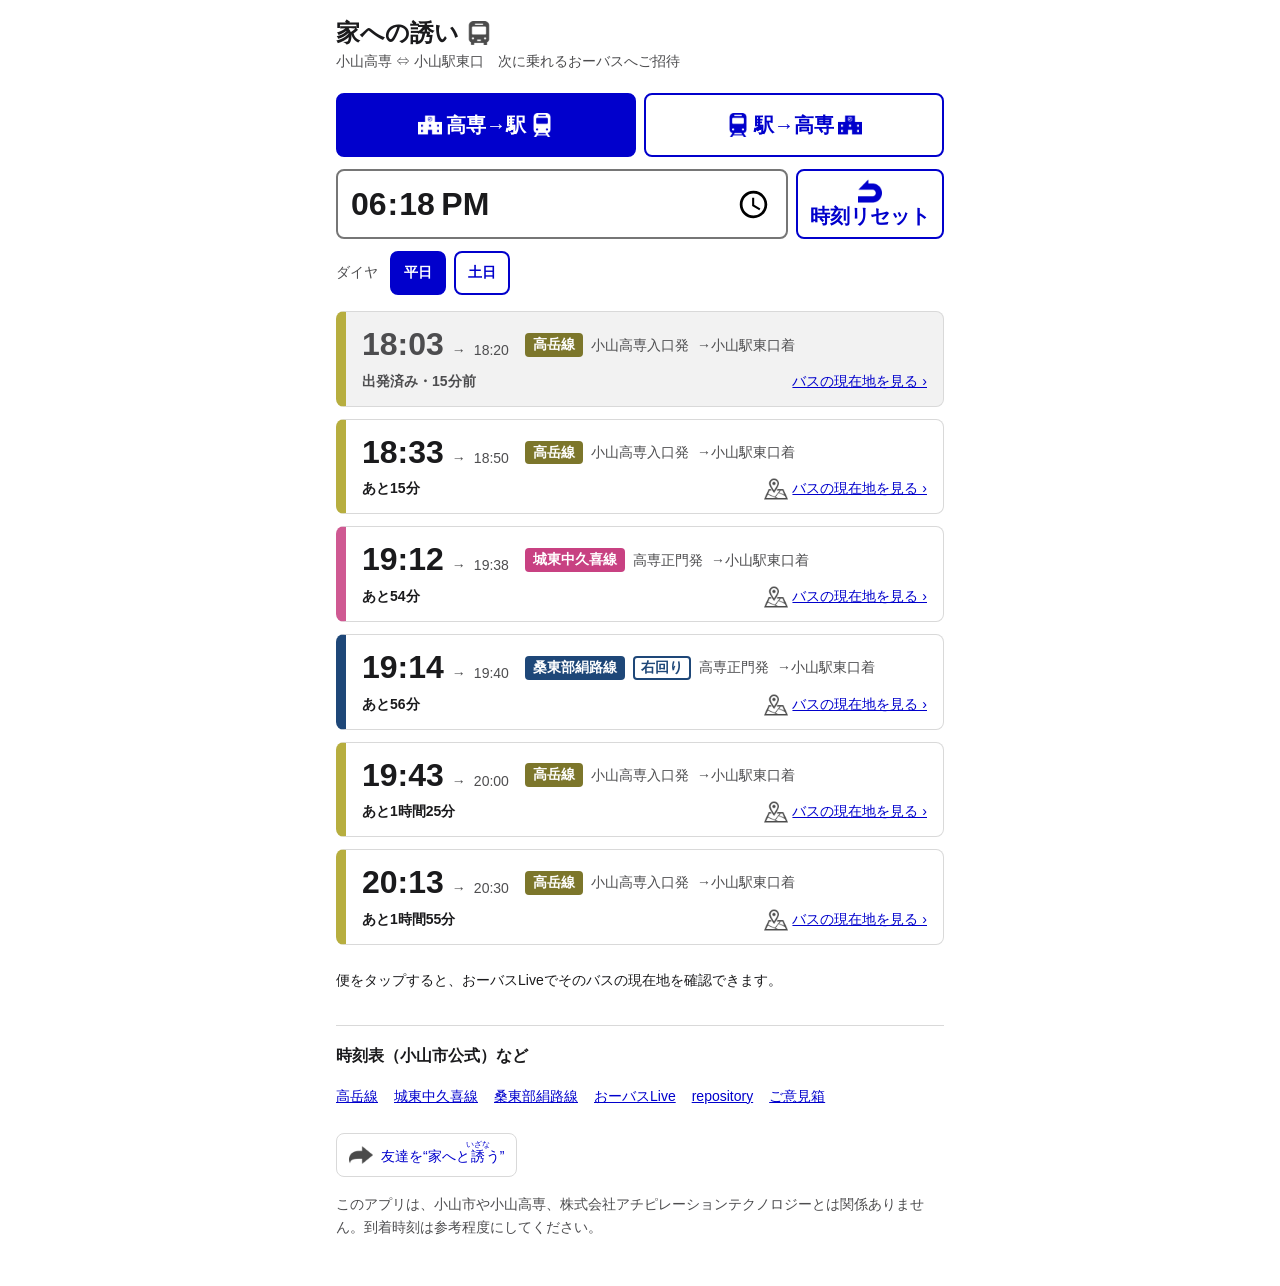
<file: index.html>
<!DOCTYPE html>
<html lang="ja">
<head>
    <meta charset="UTF-8">
    <meta name="viewport" content="width=device-width, initial-scale=1.0">
    <meta name="description" content="小山高専⇔小山駅東口のおーバスで、次に乗れるバスを調べる。 ~ 10倍ストレスフリーなおーバス体験を目指して ~ ">
    <meta name="theme-color" content="#0100cc">
    <title>家への誘い</title>
    <link rel="manifest" href="./manifest.json">
    <link rel="stylesheet" href="./css/tokens.css">
    <link rel="stylesheet" href="./css/app.css">
    <!-- 時刻表の取得とモジュールの読み込みを並行して始める -->
    <link rel="preload" href="./data/timetable.json" as="fetch" crossorigin>
    <link rel="modulepreload" href="./js/calendar.js">
    <link rel="modulepreload" href="./js/timetable.js">
    <link rel="modulepreload" href="./js/view.js">
    <link rel="modulepreload" href="./js/share.js">
    <script type="module" src="./js/main.js"></script>
</head>
<body>
    <div class="page">
        <header class="site-header">
            <h1 class="site-title">家への誘い<img class="icon" src="./img/bus.png" alt="" width="32" height="32"></h1>
            <p class="site-lead"><span class="nowrap">小山高専 ⇔ 小山駅東口　</span><span class="nowrap">次に乗れるおーバスへご招待</span></p>
        </header>

        <main>
            <section class="controls" aria-label="表示の条件">
                <div class="segmented" role="group" aria-label="方向">
                    <button type="button" class="btn btn--large" data-direction="toStation" aria-pressed="false"><img class="icon icon--off" src="./img/kosen_blue.png" alt="" width="24" height="24"><img class="icon icon--on" src="./img/kosen_white.png" alt="" width="24" height="24"><span>高専→駅</span><img class="icon icon--off" src="./img/train_blue.png" alt="" width="24" height="24"><img class="icon icon--on" src="./img/train_white.png" alt="" width="24" height="24"></button>
                    <button type="button" class="btn btn--large" data-direction="toSchool" aria-pressed="false"><img class="icon icon--off" src="./img/train_blue.png" alt="" width="24" height="24"><img class="icon icon--on" src="./img/train_white.png" alt="" width="24" height="24"><span>駅→高専</span><img class="icon icon--off" src="./img/kosen_blue.png" alt="" width="24" height="24"><img class="icon icon--on" src="./img/kosen_white.png" alt="" width="24" height="24"></button>
                </div>

                <div class="time-row">
                    <input type="time" id="time-input" class="time-input" step="60" aria-label="時刻">
                    <button type="button" id="time-reset" class="btn btn--large btn--stack"><img class="icon" src="./img/reset_time.png" alt="" width="24" height="24"><span>時刻リセット</span></button>
                </div>

                <div class="day-row">
                    <span class="day-row__label" id="day-label">ダイヤ</span>
                    <div class="segmented" role="group" aria-labelledby="day-label">
                        <button type="button" class="btn btn--small" data-day-type="weekday" aria-pressed="false">平日</button>
                        <button type="button" class="btn btn--small" data-day-type="weekend" aria-pressed="false">土日</button>
                    </div>
                    <span id="custom-time-note" class="day-row__note" hidden>（指定時刻）</span>
                </div>
            </section>

            <section aria-label="次のバス">
                <p id="status" class="status" role="status" hidden></p>
                <ol id="trip-list" class="trip-list"></ol>
                <p id="finished" class="finished" hidden>本日の運行は終了しました<small class="finished__tips">Tips: 高専⇔駅は、徒歩でおおよそ1時間です</small></p>
            </section>

            <p class="guide">便をタップすると、おーバスLiveでそのバスの現在地を確認できます。</p>
        </main>

        <footer class="site-footer">
            <h2>時刻表（小山市公式）など</h2>
            <ul class="footer-links">
                <li><a href="./takaoka.pdf">高岳線</a></li>
                <li><a href="./johtoh.pdf">城東中久喜線</a></li>
                <li><a href="./kuwatohbu.pdf">桑東部絹路線</a></li>
                <li><a href="http://o-bus.bus-go.com/">おーバスLive</a></li>
                <li><a href="https://github.com/curryAndRice/oyamakosen_bus">repository</a></li>
                <li><a href="https://forms.gle/sai8xxakVbnPJUbN6">ご意見箱</a></li>
            </ul>
            <p class="share">
                <button type="button" id="share-button" class="share-button"><img class="icon" src="./img/share.png" alt="" width="24" height="24"><span>友達を“家へと<ruby>誘<rt>いざな</rt></ruby>う”</span></button>
                <span id="share-note" class="share-note" role="status"></span>
            </p>
            <p>このアプリは、小山市や小山高専、株式会社アチピレーションテクノロジーとは関係ありません。到着時刻は参考程度にしてください。</p>
        </footer>
    </div>

    <!-- Cloudflare Web Analytics --><script type='module' src='https://static.cloudflareinsights.com/beacon.min.js' data-cf-beacon='{"token": "64813b43d57b44fc892f6d00df792695"}'></script><!-- End Cloudflare Web Analytics -->
</body>
</html>
</file>
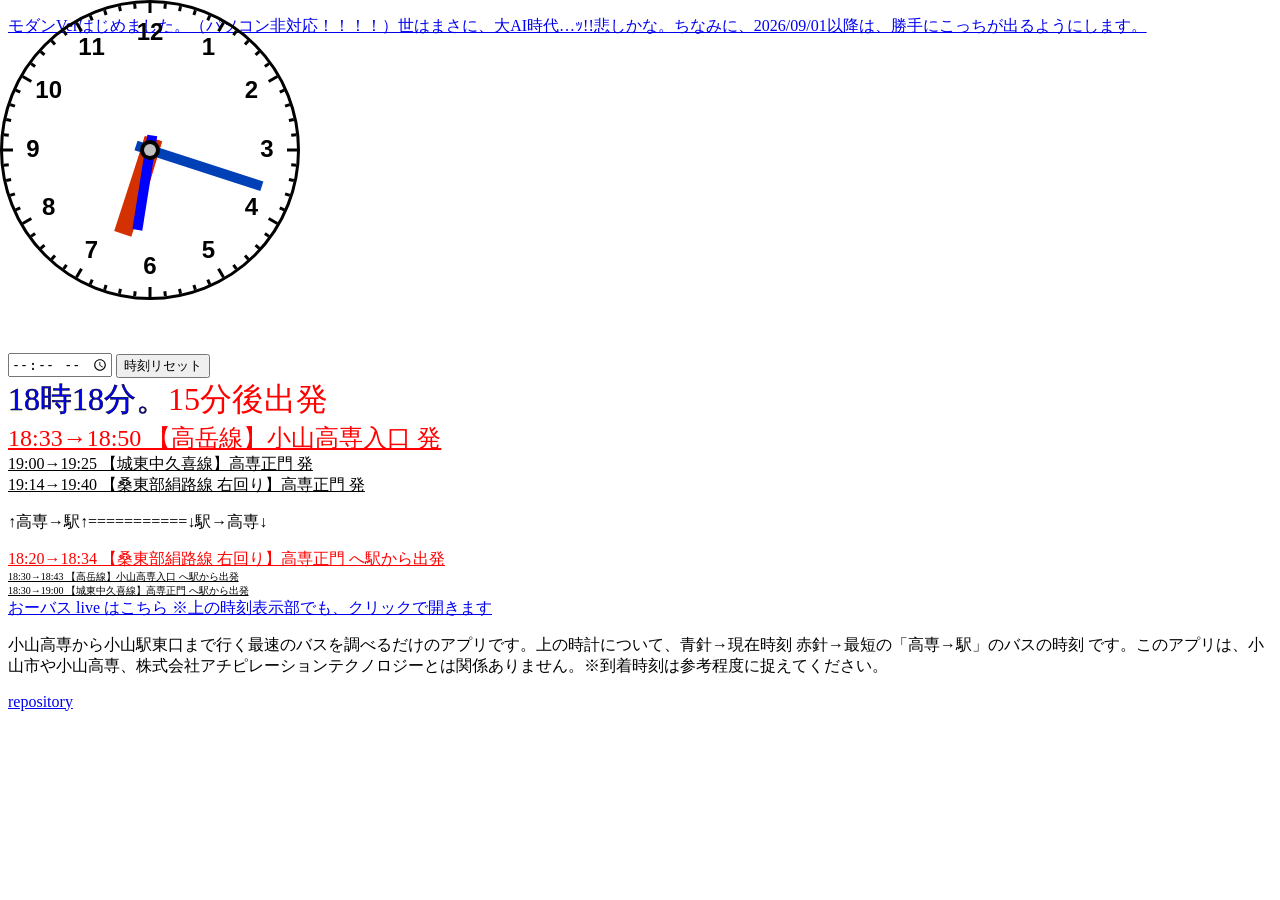
<file: archive/legacy/index.html>
<!DOCTYPE html>
<html lang="ja">
<head>
    <meta charset="UTF-8">
    <meta name="viewport" content="width=device-width, initial-scale=1.0">
    <meta name="description" content="小山高専⇔小山駅東口のバスを調べて、とっとと家にずらかろう!!学校は疲れるからしょうがないね。">
    <link rel="stylesheet" href="./css/style.css">
    <!-- <link rel="shortcut icon" type="image/x-icon" href="favicon.ico"> -->
    <title>家への誘い</title>
    <link rel="manifest" href="./manifest.json">
    <meta name="theme-color" content="black"/>
</head>
<body>
    <a href="https://curryandrice.github.io/oyamakosen_bus/index(1).html">
        <p class="popup-open" for="popup">モダンVerはじめました。（パソコン非対応！！！！）世はまさに、大AI時代…ｯ!!悲しかな。ちなみに、2026/09/01以降は、勝手にこっちが出るようにします。</p>
    </a>
    <div id = "analog"></div>
    <div id = "additionalInfo">
        <h2>時刻表 (城東中久喜線、 高岳線、 桑東部絹路線)</h2>
        <div id = "schedule">
            <a href = "https://www.city.oyama.tochigi.jp/data/doc/1758095170_doc_873_0.pdf">
                <img loading="lazy" src="img/pdf_icon_red.png" alt="">
            </a>
            <a href = "https://www.city.oyama.tochigi.jp/data/doc/1758095166_doc_873_0.pdf">
                <img loading="lazy" src="img/pdf_icon_yellow.png" alt="">
            </a>
            <a href = "https://www.city.oyama.tochigi.jp/data/doc/1758095215_doc_873_0.pdf">
                <img loading="lazy" src="img/pdf_icon_blue.png" alt="">
            </a>
        </div>
    </div>

    <div id = "setTime">
        <input type="time" name="app-time" step="60", id="ChangeableClock">
        <button id = "ResetTime">時刻リセット</button>
    </div>

    <div id ="dateDisp">
        <p id = "DateTimeDisp">現在時刻 読み込み中<p>
        <p id = "FirstBusDisp">最短バスまでの残り時間 読み込み中</p>
    </div>

    <!--ここから 高専→駅-->
    <div id = "FirstBus"></div>
    <div id = "SoonBus"></div>

    <p>↑高専→駅↑===========↓駅→高専↓<p>

    <!--ここから 駅→高専-->
    <div id = "FirstBus2"></div>
    <div id = "SoonBus2"></div>

    <a href="http://o-bus.bus-go.com/">おーバス live はこちら ※上の時刻表示部でも、クリックで開きます</a>
    <p>小山高専から小山駅東口まで行く最速のバスを調べるだけのアプリです。上の時計について、青針→現在時刻 赤針→最短の「高専→駅」のバスの時刻 です。このアプリは、小山市や小山高専、株式会社アチピレーションテクノロジーとは関係ありません。※到着時刻は参考程度に捉えてください。</p>
    
    <a href="https://github.com/curryAndRice/oyamakosen_bus"><p>repository</p></a>
    
    <script src="./js/index.js"></script>
    <script src="js/main.js"></script>

    <!-- Cloudflare Web Analytics --><script type='module' src='https://static.cloudflareinsights.com/beacon.min.js' data-cf-beacon='{"token": "64813b43d57b44fc892f6d00df792695"}'></script><!-- End Cloudflare Web Analytics -->
    
</body>
</html>
</file>
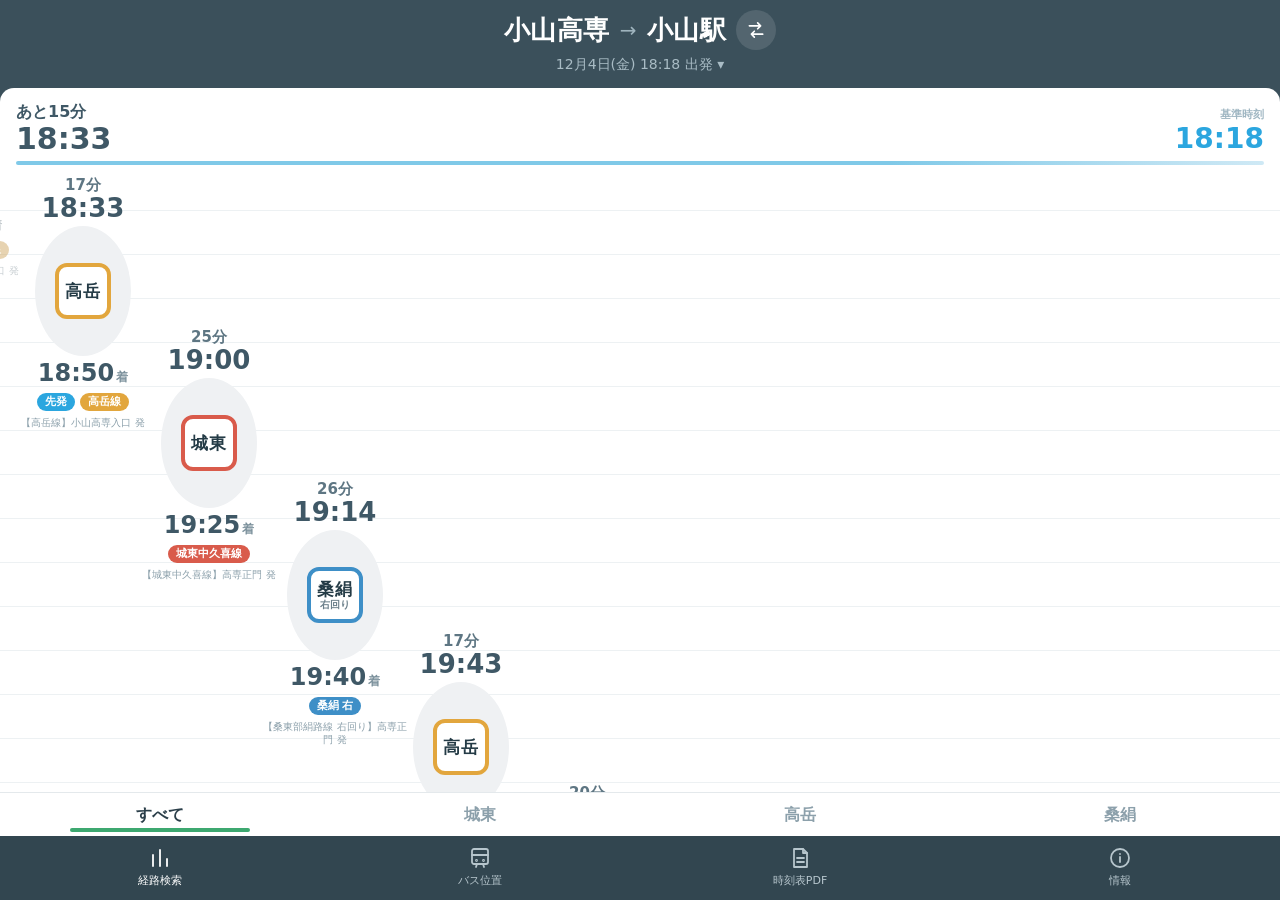
<file: archive/modern/index.html>
<!DOCTYPE html>
<html lang="ja">
<head>
<meta charset="UTF-8">
<meta name="viewport" content="width=device-width, initial-scale=1.0">
<meta name="description" content="小山高専⇔小山駅東口のバスを調べて、とっとと家にずらかろう!!学校は疲れるからしょうがないね。">
<meta name="theme-color" content="#3B505B">
<title>家への誘い</title>
<style>
:root{
  --bg:#3B505B;          /* 濃紺スレート */
  --bg-deep:#324650;
  --card:#FFFFFF;
  --ink:#3F5866;         /* 時刻の青灰 */
  --ink-soft:#7C919C;
  --line-blue:#7FC9E8;
  --accent:#2BA6DF;      /* 現在時刻の水色 */
  --joto:#D95B4B;        /* 城東中久喜線 = 赤 */
  --takaoka:#E2A63D;     /* 高岳線 = 黄 */
  --kuwaR:#3E8FC7;       /* 桑東部絹 右回り = 青 */
  --kuwaL:#2F6E9E;       /* 桑東部絹 左回り = 濃青 */
  --tab-green:#3DA870;
}
*{box-sizing:border-box;margin:0;padding:0;-webkit-tap-highlight-color:transparent}
html,body{height:100%}
body{
  font-family:"Hiragino Kaku Gothic ProN","Hiragino Sans","BIZ UDPGothic","Yu Gothic UI","Noto Sans JP",system-ui,sans-serif;
  background:var(--bg);
  color:#fff;
  display:flex;flex-direction:column;
  height:100dvh;overflow:hidden;
}
button{font-family:inherit;background:none;border:none;color:inherit;cursor:pointer}
a{color:inherit;text-decoration:none}

/* ===== ヘッダー ===== */
header{padding:10px 14px 12px;flex:none}
.route-row{
  display:flex;align-items:center;justify-content:center;gap:10px;
}
.route-names{
  display:flex;align-items:center;gap:10px;
  font-size:26px;font-weight:800;letter-spacing:.02em;
}
.route-names .arrow{color:#9FB4BE;font-size:20px;font-weight:400}
.swap-btn{
  width:40px;height:40px;border-radius:50%;
  background:rgba(255,255,255,.12);
  display:flex;align-items:center;justify-content:center;
  transition:transform .25s ease, background .15s;
  flex:none;
}
.swap-btn:active{background:rgba(255,255,255,.25)}
.swap-btn.flip{transform:rotate(180deg)}
.swap-btn svg{width:20px;height:20px;stroke:#fff}
.depart-row{
  margin-top:4px;text-align:center;
  color:#A9BCC5;font-size:14px;
}
.depart-row button{
  color:#A9BCC5;font-size:14px;padding:2px 6px;border-radius:6px;
}
.depart-row button:active{background:rgba(255,255,255,.12)}
.depart-row .edited{color:#FFD37A;font-weight:700}

/* 時刻さかのぼりパネル */
#timePanel{
  display:none;justify-content:center;align-items:center;gap:10px;
  margin-top:8px;
}
#timePanel.open{display:flex}
#timePanel input[type="time"]{
  font:inherit;font-size:16px;padding:6px 10px;border-radius:8px;border:none;
  background:rgba(255,255,255,.92);color:#243b46;
}
#timePanel .reset{
  font-size:13px;font-weight:700;padding:8px 12px;border-radius:8px;
  background:rgba(255,255,255,.14);
}

/* ===== 結果カード ===== */
main{
  flex:1;min-height:0;
  background:var(--card);
  border-radius:14px 14px 0 0;
  display:flex;flex-direction:column;
  color:var(--ink);
  overflow:hidden;
}
/* 上部の青ライン(先発サマリー) */
.summary{
  flex:none;position:relative;
  padding:14px 16px 0;
}
.summary .lead{
  display:flex;align-items:flex-end;justify-content:space-between;
}
.lead-left .mins{font-size:16px;font-weight:800}
.lead-left .dep{font-size:30px;font-weight:800;line-height:1.05}
.lead-right{
  color:var(--accent);font-size:28px;font-weight:800;
}
.lead-right small{display:block;font-size:11px;font-weight:700;color:#9fb6c2;text-align:right}
.summary .bar{
  height:4px;border-radius:2px;margin:6px 0 2px;
  background:linear-gradient(90deg,var(--line-blue) 70%,#CFE9F5);
}

/* カスケード表示エリア */
.cascade-wrap{
  flex:1;min-height:0;
  overflow-y:auto;overflow-x:hidden;
  touch-action:none;                   /* タッチは全面JSで処理(斜めスワイプ対応) */
  overscroll-behavior:contain;
  user-select:none;-webkit-user-select:none;
  cursor:grab;
  background:
    repeating-linear-gradient(to bottom,transparent 0 43px,#EDF1F3 43px 44px);
}
.cascade-wrap.dragging{cursor:grabbing}
.cascade{position:relative;will-change:transform}
.result.past{opacity:.5;filter:grayscale(.35)}
.chip.gone{background:#9AACB6}
.result{
  position:absolute;width:150px;
  display:flex;flex-direction:column;align-items:center;
  color:var(--ink);
}
.result .above{text-align:center;line-height:1.15;margin-bottom:2px}
.result .above .dur{font-size:15px;font-weight:800;color:#5E7683}
.result .above .dep{font-size:26px;font-weight:800}
.oval{
  width:96px;height:130px;border-radius:50%;
  background:#EFF1F3;
  display:flex;align-items:center;justify-content:center;
}
.badge{
  width:56px;height:56px;border-radius:12px;
  border:4px solid;
  background:#fff;
  display:flex;flex-direction:column;align-items:center;justify-content:center;
  font-weight:900;line-height:1;
}
.badge .b1{font-size:17px;letter-spacing:.05em;color:#243b46}
.badge .b2{font-size:10px;margin-top:2px;color:#6b7f8a}
.result .below{text-align:center;margin-top:4px;line-height:1.15}
.result .below .arr{font-size:24px;font-weight:800}
.result .below .arr small{font-size:12px;font-weight:700;color:#7C919C;margin-left:2px}
.chips{display:flex;gap:5px;justify-content:center;margin-top:5px}
.chip{
  color:#fff;font-size:11px;font-weight:800;
  padding:3px 8px;border-radius:999px;white-space:nowrap;
}
.chip.first{background:var(--accent)}
.stopname{
  margin-top:5px;font-size:10px;color:#8CA0AB;line-height:1.3;
  text-align:center;max-width:150px;
}
.end-card{
  position:absolute;width:min(300px,86vw);
  background:#F4F6F7;border-radius:12px;padding:22px 16px;
  text-align:center;font-size:15px;font-weight:700;color:#5E7683;
}
ruby rt{font-size:9px;color:#c0665a}

/* ===== 路線フィルタタブ ===== */
.tabs{
  flex:none;display:flex;border-top:1px solid #E4E9EC;background:#fff;
}
.tabs button{
  flex:1;padding:12px 0 10px;font-size:16px;font-weight:800;color:#8CA0AB;
  position:relative;
}
.tabs button.on{color:#2b3f4a}
.tabs button.on::after{
  content:"";position:absolute;left:22%;right:22%;bottom:4px;height:4px;
  border-radius:2px;background:var(--tab-green);
}

/* ===== 下部ナビ ===== */
nav{
  flex:none;display:flex;background:var(--bg-deep);
  padding:6px 0 max(8px,env(safe-area-inset-bottom));
}
nav a,nav button{
  flex:1;display:flex;flex-direction:column;align-items:center;gap:3px;
  font-size:11px;color:#B7C6CD;padding:4px 0;
}
nav .active{color:#fff}
nav svg{width:24px;height:24px;fill:none;stroke:currentColor;stroke-width:1.8;stroke-linecap:round;stroke-linejoin:round}

/* ===== シート(時刻表PDF / 情報) ===== */
.sheet-bg{
  position:fixed;inset:0;background:rgba(0,0,0,.45);
  display:none;align-items:flex-end;z-index:10;
}
.sheet-bg.open{display:flex}
.sheet{
  background:#fff;color:#3a4d58;width:100%;
  border-radius:16px 16px 0 0;
  padding:18px 18px max(24px,env(safe-area-inset-bottom));
  max-height:75dvh;overflow:auto;
}
.sheet h2{font-size:16px;margin-bottom:12px}
.sheet .pdf-link{
  display:flex;align-items:center;gap:10px;
  padding:13px 8px;border-bottom:1px solid #EDF1F3;font-weight:700;font-size:14px;
}
.sheet .dot{width:14px;height:14px;border-radius:4px;flex:none}
.sheet p{font-size:12px;line-height:1.7;color:#6b7f8a;margin-top:12px}
.sheet .ext{
  display:block;margin-top:12px;padding:12px;border-radius:10px;
  background:#F0F6FA;color:#2273a3;font-weight:700;font-size:13px;text-align:center;
}
@media (prefers-reduced-motion:reduce){
  *{transition:none!important}
}
</style>
</head>
<body>

<header>
  <div class="route-row">
    <div class="route-names">
      <span id="fromName">小山高専</span>
      <span class="arrow">→</span>
      <span id="toName">小山駅</span>
    </div>
    <button class="swap-btn" id="swapBtn" aria-label="方向を切り替え">
      <svg viewBox="0 0 24 24" fill="none" stroke-width="2" stroke-linecap="round" stroke-linejoin="round">
        <path d="M4 7h13M14 3.5 17.5 7 14 10.5"/>
        <path d="M20 17H7M10 13.5 6.5 17l3.5 3.5"/>
      </svg>
    </button>
  </div>
  <div class="depart-row">
    <button id="departBtn">読み込み中…</button>
  </div>
  <div id="timePanel">
    <input type="time" id="ChangeableClock" step="60">
    <button class="reset" id="ResetTime">現在時刻に戻す</button>
  </div>
</header>

<main>
  <div class="summary">
    <div class="lead">
      <div class="lead-left">
        <div class="mins" id="leadMins">&nbsp;</div>
        <div class="dep" id="leadDep">--:--</div>
      </div>
      <div class="lead-right"><small>基準時刻</small><span id="nowClock">--:--</span></div>
    </div>
    <div class="bar"></div>
  </div>

  <div class="cascade-wrap" id="cascadeWrap">
    <div class="cascade" id="cascade"></div>
  </div>

  <div class="tabs" id="tabs">
    <button data-f="all" class="on">すべて</button>
    <button data-f="1">城東</button>
    <button data-f="0">高岳</button>
    <button data-f="kuwa">桑絹</button>
  </div>
</main>

<nav>
  <button class="active">
    <svg viewBox="0 0 24 24"><path d="M5 20V9M12 20V4M19 20v-7"/></svg>
    経路検索
  </button>
  <a href="http://o-bus.bus-go.com/">
    <svg viewBox="0 0 24 24"><rect x="4" y="3" width="16" height="15" rx="2"/><path d="M4 9h16M8 21l1-3M16 21l-1-3"/><circle cx="8.5" cy="14.5" r=".5"/><circle cx="15.5" cy="14.5" r=".5"/></svg>
    バス位置
  </a>
  <button id="pdfNav">
    <svg viewBox="0 0 24 24"><path d="M6 3h9l4 4v14H6z"/><path d="M15 3v4h4M9 12h7M9 16h7"/></svg>
    時刻表PDF
  </button>
  <button id="infoNav">
    <svg viewBox="0 0 24 24"><circle cx="12" cy="12" r="9"/><path d="M12 11v5M12 8h.01"/></svg>
    情報
  </button>
</nav>

<!-- 時刻表PDFシート -->
<div class="sheet-bg" id="pdfSheet">
  <div class="sheet">
    <h2>時刻表 (公式PDF)</h2>
    <a class="pdf-link" href="https://www.city.oyama.tochigi.jp/data/doc/1758095170_doc_873_0.pdf"><span class="dot" style="background:var(--joto)"></span>城東中久喜線</a>
    <a class="pdf-link" href="https://www.city.oyama.tochigi.jp/data/doc/1758095166_doc_873_0.pdf"><span class="dot" style="background:var(--takaoka)"></span>高岳線</a>
    <a class="pdf-link" href="https://www.city.oyama.tochigi.jp/data/doc/1758095215_doc_873_0.pdf"><span class="dot" style="background:var(--kuwaR)"></span>桑東部絹路線</a>
  </div>
</div>

<!-- 情報シート -->
<div class="sheet-bg" id="infoSheet">
  <div class="sheet">
    <h2>このアプリについて</h2>
    <p>小山高専から小山駅東口まで行く最速のバスを調べるだけのアプリです。各便をタップすると、おーバスliveでバスの現在位置が確認できます。このアプリは、小山市や小山高専、株式会社アチピレーションテクノロジーとは関係ありません。※到着時刻は参考程度に捉えてください。</p>
    <p>「出発時刻」の行をタップすると、時刻を変えて検索できます。</p>
    <a class="ext" href="http://o-bus.bus-go.com/">おーバス live を開く</a>
    <a class="ext" href="https://github.com/curryAndRice/oyamakosen_bus">repository</a>
  </div>
</div>

<script>
/* ===================== データ(従来のまま) ===================== */
const stopNames = {
  0:"【高岳線】小山高専入口",
  1:"【城東中久喜線】高専正門",
  2:"【桑東部絹路線 右回り】高専正門",
  3:"【桑東部絹路線 左回り】中久喜２丁目",
};
const stopLinks = {
  0:"http://o-bus.bus-go.com/sp/sp-busgo-map.php?bccd=03090001&rtcd=000006&bscd=005",
  1:"http://o-bus.bus-go.com/sp/sp-busgo-map.php?bccd=03090001&rtcd=000008&bscd=001",
  2:"http://o-bus.bus-go.com/sp/sp-busgo-map.php?bccd=03090001&rtcd=000023&bscd=028",
  3:"http://o-bus.bus-go.com/sp/sp-busgo-map.php?bccd=03090001&rtcd=000022&bscd=030",
};
const stopLinks2 = {
  0:"http://o-bus.bus-go.com/sp/sp-busgo-map.php?bccd=03090001&rtcd=000005&bscd=001",
  1:"http://o-bus.bus-go.com/sp/sp-busgo-map.php?bccd=03090001&rtcd=000007&bscd=001",
  2:"http://o-bus.bus-go.com/sp/sp-busgo-map.php?bccd=03090001&rtcd=000023&bscd=001",
  3:"http://o-bus.bus-go.com/sp/sp-busgo-map.php?bccd=03090001&rtcd=000022&bscd=001",
};
const stopTimes = {
  0:["0558","0633","0653","0733","0813","0833","0908","0933","1008","1033","1143","1213","1238","1308","1408","1438","1503","1533","1603","1633","1703","1733","1803","1833","1943","2013","2038","2108"],
  1:["0600","0645","0805","0915","1015","1115","1215","1435","1535","1640","1750","1900","2005"],
  2:["1719","1914"],
  3:["0723","0903","1118","1358","1558"],
};
const stopTimes2 = {
  0:["0630","0707","0745","0757","0835","0900","0935","1000","1030","1100","1205","1235","1300","1330","1430","1500","1530","1600","1630","1705","1730","1800","1830","1900","2005","2035","2100","2150"],
  1:["0620","0740","0850","0950","1050","1150","1410","1510","1610","1720","1830","1940","2040"],
  2:["1625","1820"],
  3:["0615","0755","1010","1250","1450"],
};
const arriveTimes = {
  0:["0615","0650","0710","0750","0830","0850","0925","0950","1025","1050","1200","1230","1255","1325","1425","1455","1520","1550","1620","1650","1720","1750","1820","1850","2000","2030","2055","2125"],
  1:["0615","0710","0830","0940","1040","1140","1240","1500","1600","1705","1815","1925","2025"],
  2:["1745","1940"],
  3:["0745","0925","1140","1420","1620"],
};
const arriveTimes2 = {
  0:["0643","0720","0758","0810","0848","0913","0948","1013","1043","1113","1218","1248","1313","1343","1443","1513","1543","1613","1643","1718","1743","1813","1843","1913","2018","2048","2113","2203"],
  1:["0645","0805","0915","1015","1115","1215","1435","1535","1640","1750","1900","2005","2100"],
  2:["1639","1834"],
  3:["0633","0813","1028","1308","1508"],
};

/* 路線の見た目 */
const routeMeta = {
  0:{b1:"高岳", b2:"", color:"var(--takaoka)", chip:"高岳線"},
  1:{b1:"城東", b2:"", color:"var(--joto)",    chip:"城東中久喜線"},
  2:{b1:"桑絹", b2:"右回り", color:"var(--kuwaR)", chip:"桑絹 右"},
  3:{b1:"桑絹", b2:"左回り", color:"var(--kuwaL)", chip:"桑絹 左"},
};

/* ===================== 状態 ===================== */
let direction = 0;      // 0: 高専→駅 / 1: 駅→高専
let filter = "all";     // all | "0" | "1" | kuwa
let is_timeNow = true;
let changedHour = -1, changedMinute = -1;

/* ===================== ユーティリティ ===================== */
const bisect = (time, list) => {
  let ng = -1, ok = list.length;
  while (ok - ng > 1){
    const mid = (ok + ng) >> 1;
    if (parseInt(time) <= parseInt(list[mid])) ok = mid; else ng = mid;
  }
  return ok;
};
const ts = (h, m) => parseInt(h)*100 + parseInt(m);
const colon = s => s.substring(0,2)+":"+s.substring(2,4);
const toMin = t => Math.floor(t/100)*60 + t%100;
const pad = n => String(n).padStart(2,"0");
const WD = ["日","月","火","水","木","金","土"];

const routeVisible = key => {
  if (filter === "all") return true;
  if (filter === "kuwa") return key === "2" || key === "3";
  return key === filter;
};

/* 現時刻以降の便を時刻順に最大n件 */
const upcoming = (stamp, dep, arr, n) => {
  const out = [];
  for (const key in stopNames){
    if (!routeVisible(key)) continue;
    for (let i = bisect(stamp, dep[key]); i < dep[key].length; i++){
      out.push([key, dep[key][i], arr[key][i]]);
    }
  }
  out.sort((a,b) => a[1] - b[1]);
  return out.slice(0, n);
};

/* すでに発車した便のうち直近の1本 */
const lastDeparted = (stamp, dep, arr) => {
  let best = null;
  for (const key in stopNames){
    if (!routeVisible(key)) continue;
    const i = bisect(stamp, dep[key]) - 1;
    if (i >= 0 && (best === null || parseInt(dep[key][i]) > parseInt(best[1]))){
      best = [key, dep[key][i], arr[key][i]];
    }
  }
  return best ? [best] : [];
};

/* ===================== DOM ===================== */
const $ = id => document.getElementById(id);
const cascade = $("cascade"), cascadeWrap = $("cascadeWrap");

/* ===================== 描画 ===================== */
const STEP_X = 126, STEP_Y = 152, ITEM_W = 150, ITEM_H = 320;
const RATIO = STEP_X / STEP_Y;   // 縦スクロール量 → 横移動量

/* 縦スクロールと横移動を連動させて、斜め方向にしか動かないようにする */
cascadeWrap.addEventListener("scroll", () => {
  cascade.style.transform = `translateX(${-cascadeWrap.scrollTop * RATIO}px)`;
}, {passive:true});

/* PCの横ホイール・Shift+ホイールも斜め移動に変換 */
cascadeWrap.addEventListener("wheel", e => {
  if (Math.abs(e.deltaX) > Math.abs(e.deltaY)){
    cascadeWrap.scrollTop += e.deltaX;
    e.preventDefault();
  }
}, {passive:false});

/* ---- 全面ドラッグ処理 ----
   余白部を含むエリア内のどこを掴んでも、指の動きの
   斜め(↖↘)成分でスクロールする。慣性つき。 */
{
  const K = RATIO*RATIO + 1;           // 斜めレール方向への射影係数
  let dragging = false, startX = 0, startY = 0, startScroll = 0;
  let vel = 0, lastTop = 0, lastT = 0, rafId = 0;

  const momentum = () => {
    if (Math.abs(vel) < 0.25) return;
    const before = cascadeWrap.scrollTop;
    cascadeWrap.scrollTop = before + vel;
    vel *= 0.94;
    if (cascadeWrap.scrollTop !== before) rafId = requestAnimationFrame(momentum);
  };

  cascadeWrap.addEventListener("pointerdown", e => {
    if (e.button !== 0 && e.pointerType === "mouse") return;
    cancelAnimationFrame(rafId);
    dragging = true; vel = 0;
    startX = e.clientX; startY = e.clientY;
    startScroll = cascadeWrap.scrollTop;
    lastTop = startScroll; lastT = performance.now();
    cascadeWrap.classList.add("dragging");
    cascadeWrap.setPointerCapture(e.pointerId);
  });

  cascadeWrap.addEventListener("pointermove", e => {
    if (!dragging) return;
    const dx = e.clientX - startX, dy = e.clientY - startY;
    cascadeWrap.scrollTop = startScroll - (dx*RATIO + dy) / K;
    const now = performance.now();
    if (now - lastT > 16){
      vel = (cascadeWrap.scrollTop - lastTop) / (now - lastT) * 16;
      lastTop = cascadeWrap.scrollTop; lastT = now;
    }
  });

  const endDrag = () => {
    if (!dragging) return;
    dragging = false;
    cascadeWrap.classList.remove("dragging");
    rafId = requestAnimationFrame(momentum);
  };
  cascadeWrap.addEventListener("pointerup", endDrag);
  cascadeWrap.addEventListener("pointercancel", endDrag);
}

let lastSig = null;        // カスケードの再構築が必要か判定する署名
let initialScroll = 0;     // 「先発が左上に来る」初期スクロール位置

const busHTML = (b, isPast, isFirst) => {
  const [key, d, a] = b;
  const mt = routeMeta[key];
  const dur = toMin(parseInt(a)) - toMin(parseInt(d));
  return `
    <div class="above">
      <div class="dur">${dur}分</div>
      <div class="dep">${colon(d)}</div>
    </div>
    <div class="oval">
      <div class="badge" style="border-color:${mt.color}">
        <span class="b1">${mt.b1}</span>${mt.b2 ? `<span class="b2">${mt.b2}</span>` : ""}
      </div>
    </div>
    <div class="below">
      <div class="arr">${colon(a)}<small>着</small></div>
      <div class="chips">
        ${isPast ? `<span class="chip gone">発車済</span>` : ""}
        ${isFirst ? `<span class="chip first">先発</span>` : ""}
        <span class="chip" style="background:${mt.color}">${mt.chip}</span>
      </div>
      <div class="stopname">${direction === 0 ? stopNames[key]+" 発" : stopNames[key]+" 着"}</div>
    </div>`;
};

/* カスケードを組み立てる(内容が変わったときだけ呼ぶ) */
function buildCascade(items, pastN, snap){
  const link = direction === 0 ? stopLinks : stopLinks2;
  const next = items.slice(pastN);

  const wasAtInitial = Math.abs(cascadeWrap.scrollTop - initialScroll) < 4;

  cascade.innerHTML = "";
  const n = Math.max(items.length, pastN + 1);
  cascade.style.width  = ((n-1)*STEP_X + ITEM_W + 16 + pastN*STEP_X*2) + "px";
  cascade.style.height = Math.max(
    (n-1)*STEP_Y + ITEM_H,
    cascadeWrap.clientHeight + pastN*STEP_Y   // 過去便まで戻れるだけの高さを常に確保
  ) + "px";

  items.forEach((b, i) => {
    const isPast = i < pastN;
    const el = document.createElement("a");
    el.className = "result" + (isPast ? " past" : "");
    el.href = link[b[0]];
    el.style.left = (8 + i*STEP_X) + "px";
    el.style.top  = (10 + i*STEP_Y) + "px";
    el.innerHTML = busHTML(b, isPast, i === pastN && next.length > 0);
    cascade.appendChild(el);
  });

  if (next.length === 0){
    const end = document.createElement("div");
    end.className = "end-card";
    end.style.left = (16 + pastN*STEP_X) + "px";
    end.style.top  = (24 + pastN*STEP_Y) + "px";
    end.innerHTML = direction === 0
      ? "本日の駅行きバスは終了しました。"
      : "本日の<ruby>高専行きバス<rp>(</rp><rt>地獄への急行バス</rt><rp>)</rp></ruby>は終了しました。";
    cascade.appendChild(end);
  }

  /* 初期位置 = 先発の便が左上。過去の便は左上方向へのスクロールで見える */
  initialScroll = pastN * STEP_Y;
  if (snap || wasAtInitial){
    cascadeWrap.scrollTop = initialScroll;   // scrollイベント経由でtranslateXも揃う
    cascade.style.transform = `translateX(${-initialScroll * RATIO}px)`;
  }
}

/* 毎秒呼ぶ。時刻表示は常に更新し、カスケードは内容が変わったときだけ再構築 */
function render(snap = false){
  let h, m;
  if (is_timeNow){
    const now = new Date();
    h = now.getHours(); m = now.getMinutes();
    $("departBtn").innerHTML =
      `${now.getMonth()+1}月${now.getDate()}日(${WD[now.getDay()]}) ${pad(h)}:${pad(m)} 出発 ▾`;
    $("departBtn").classList.remove("edited");
  }else{
    h = changedHour; m = changedMinute;
    $("departBtn").innerHTML = `${pad(h)}:${pad(m)} 出発に変更中 ▾`;
    $("departBtn").classList.add("edited");
  }
  $("nowClock").textContent = pad(h)+":"+pad(m);

  const stamp = ts(h, m);
  const dep = direction === 0 ? stopTimes   : stopTimes2;
  const arr = direction === 0 ? arriveTimes : arriveTimes2;
  const past = lastDeparted(stamp, dep, arr);
  const next = upcoming(stamp, dep, arr, 5);
  const items = [...past, ...next];

  /* 便のリスト自体が変わったときだけDOMを作り直す(スクロール中のカクつき防止) */
  const sig = [direction, filter, items.map(b => b[0]+b[1]).join(",")].join("|");
  if (snap || sig !== lastSig){
    lastSig = sig;
    buildCascade(items, past.length, snap);
  }

  if (next.length === 0){
    $("leadMins").innerHTML = "&nbsp;";
    $("leadDep").textContent = "終了";
  }else{
    const wait = toMin(parseInt(next[0][1])) - toMin(stamp);
    $("leadMins").textContent = wait === 0 ? "まもなく発車" : `あと${wait}分`;
    $("leadDep").textContent = colon(next[0][1]);
  }
}

/* ===================== 操作 ===================== */
$("swapBtn").addEventListener("click", () => {
  direction = 1 - direction;
  $("fromName").textContent = direction === 0 ? "小山高専" : "小山駅";
  $("toName").textContent   = direction === 0 ? "小山駅"   : "小山高専";
  $("swapBtn").classList.toggle("flip", direction === 1);
  render(true);
});

$("tabs").addEventListener("click", e => {
  const btn = e.target.closest("button");
  if (!btn) return;
  filter = btn.dataset.f;
  [...$("tabs").children].forEach(b => b.classList.toggle("on", b === btn));
  render(true);
});

$("departBtn").addEventListener("click", () => $("timePanel").classList.toggle("open"));

const clock = $("ChangeableClock");
const setNewTime = () => {
  if (!clock.value) return;
  const [h, m] = clock.value.split(":");
  is_timeNow = false; changedHour = +h; changedMinute = +m;
  render(true);
};
clock.addEventListener("input", setNewTime);
clock.addEventListener("change", setNewTime);
$("ResetTime").addEventListener("click", () => {
  is_timeNow = true; clock.value = "";
  $("timePanel").classList.remove("open");
  render(true);
});

/* シート開閉 */
$("pdfNav").addEventListener("click", () => $("pdfSheet").classList.add("open"));
$("infoNav").addEventListener("click", () => $("infoSheet").classList.add("open"));
for (const id of ["pdfSheet","infoSheet"]){
  $(id).addEventListener("click", e => { if (e.target === $(id)) $(id).classList.remove("open"); });
}

setInterval(() => render(false), 1000);
render(true);

/* PWA機能は廃止。過去に登録されたService Workerとキャッシュを掃除する
   (これがないと、既存ユーザーには古いキャッシュ版が表示され続ける) */
if ("serviceWorker" in navigator){
  navigator.serviceWorker.getRegistrations()
    .then(regs => regs.forEach(r => r.unregister()))
    .catch(()=>{});
}
if ("caches" in window){
  caches.keys().then(keys => keys.forEach(k => caches.delete(k))).catch(()=>{});
}
</script>

<!-- Cloudflare Web Analytics --><script type='module' src='https://static.cloudflareinsights.com/beacon.min.js' data-cf-beacon='{"token": "64813b43d57b44fc892f6d00df792695"}'></script><!-- End Cloudflare Web Analytics -->

</body>
</html>
</file>
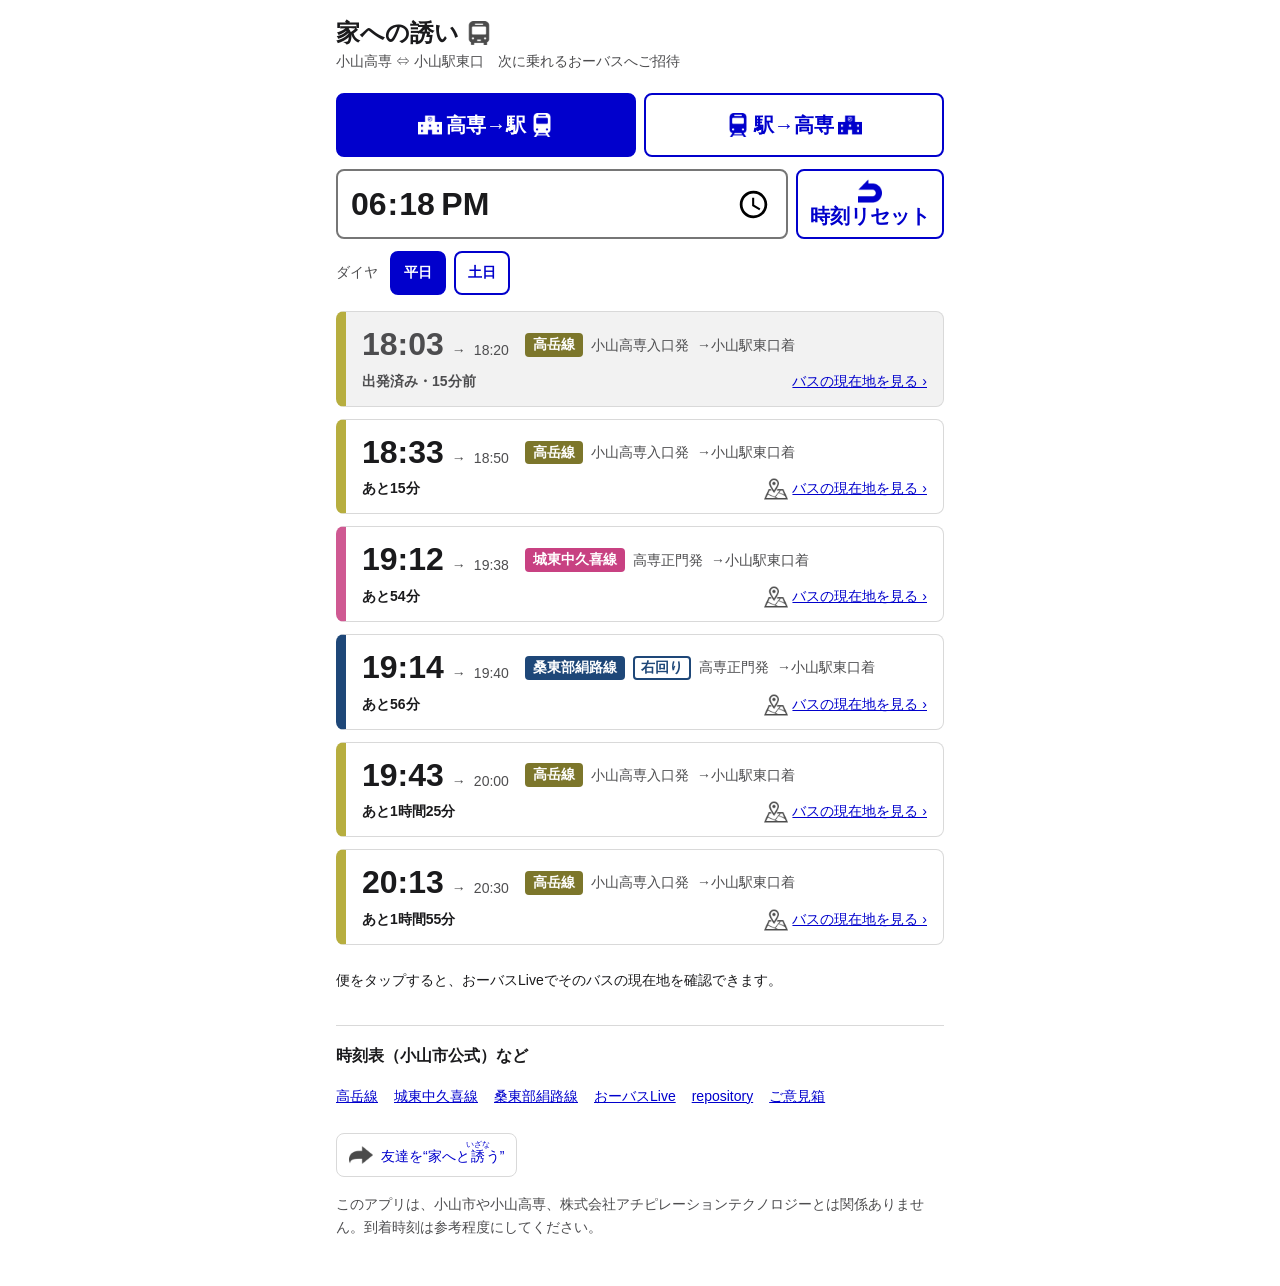
<file: index(1).html>
<!DOCTYPE html>
<html lang="ja">
<head>
    <meta charset="UTF-8">
    <meta name="viewport" content="width=device-width, initial-scale=1.0">
    <meta name="robots" content="noindex">
    <meta http-equiv="refresh" content="0; url=./">
    <link rel="canonical" href="./">
    <title>家への誘い</title>
    <script>location.replace("./");</script>
</head>
<body>
    <p>ページを移動しました。自動で移動しない場合は、<a href="./">こちら</a>を開いてください。</p>
</body>
</html>
</file>
<file: css/tokens.css>
/* デザイントークン。デジタル庁デザインシステム（DADS）の考え方に沿う。 */
:root {
  --font-family: "Noto Sans JP", "Hiragino Kaku Gothic ProN", "Hiragino Sans", "Yu Gothic UI", "Meiryo", sans-serif;

  --color-text: #1a1a1c;
  --color-text-sub: #4d4d4f;
  --color-background: #ffffff;
  --color-surface: #f2f2f2;
  --color-divider: #d9d9d9;
  --color-border: #767676; /* 操作部品の枠線。背景に対して 3:1 以上 */

  --color-accent: #0100cc;
  --color-on-accent: #ffffff;
  --color-focus: #ffd43d;
  --color-focus-outline: #000000;

  --route-takaoka: #b7ae3f;
  --route-johtoh: #cf5992;
  --route-kuwatohbu: #1e4778;

  --radius: 8px;
  --space-1: 4px;
  --space-2: 8px;
  --space-3: 12px;
  --space-4: 16px;
  --space-6: 24px;
  --space-8: 32px;

  --tap-size: 48px; /* 操作部品の最小サイズ */
  --content-width: 640px;
}
</file>
<file: css/app.css>
*,
*::before,
*::after {
  box-sizing: border-box;
}

body {
  margin: 0;
  font-family: var(--font-family);
  font-size: 1rem;
  line-height: 1.7;
  color: var(--color-text);
  background: var(--color-background);
}

.page {
  max-width: var(--content-width);
  margin: 0 auto;
  padding: 0 var(--space-4) var(--space-8);
}

/* フォーカス表示（DADS: 黒の縁取り + 黄色の背景リング） */
:focus-visible {
  outline: 4px solid var(--color-focus-outline);
  outline-offset: 2px;
  box-shadow: 0 0 0 2px var(--color-focus);
}

a {
  color: var(--color-accent);
}

/* ---- ヘッダ ---- */
.site-header {
  padding: var(--space-4) 0 var(--space-2);
}

.icon {
  flex: none;
  width: 24px;
  height: 24px;
}

.site-title {
  display: flex;
  align-items: center;
  gap: var(--space-2);
  margin: 0;
  font-size: 1.5rem;
  line-height: 1.4;
}

.site-lead {
  margin: 0;
  color: var(--color-text-sub);
  font-size: 0.875rem;
}

/* 途中で折り返したくない塊。折り返しは塊の間だけで起こる */
.nowrap {
  display: inline-block;
  white-space: nowrap;
}

/* ---- 操作部 ---- */
.controls {
  display: grid;
  gap: var(--space-3);
  padding: var(--space-3) 0 var(--space-4);
}

.segmented {
  display: grid;
  grid-template-columns: 1fr 1fr;
  gap: var(--space-2);
}

.btn {
  min-height: var(--tap-size);
  padding: var(--space-2) var(--space-4);
  font: inherit;
  font-weight: 700;
  color: var(--color-accent);
  background: var(--color-background);
  border: 2px solid var(--color-accent);
  border-radius: var(--radius);
  cursor: pointer;
}

.btn[aria-pressed="true"] {
  color: var(--color-on-accent);
  background: var(--color-accent);
}

.btn--large {
  display: inline-flex;
  align-items: center;
  justify-content: center;
  gap: var(--space-1);
  min-height: 64px;
  padding-inline: var(--space-2);
  font-size: 1.25rem;
}

/* 選択中は白、未選択は青のアイコンを出し分ける */
.btn[aria-pressed="true"] .icon--off,
.btn[aria-pressed="false"] .icon--on {
  display: none;
}

/* アイコンを文字の上に積む（横幅を増やさない） */
.btn--stack {
  flex-direction: column;
  gap: 0;
  line-height: 1.3;
}

.btn--small {
  min-height: 44px;
  padding: var(--space-1) var(--space-3);
  font-size: 0.875rem;
}

.time-row {
  display: grid;
  grid-template-columns: 1fr auto;
  gap: var(--space-2);
}

.time-row .btn {
  padding-inline: var(--space-3);
  white-space: nowrap; /* 「時刻リセット」を途中で割らない */
}

.time-input {
  width: 100%;
  min-width: 0;
  min-height: 64px;
  padding: 0 var(--space-3);
  font: inherit;
  font-size: 2rem;
  font-weight: 700;
  font-variant-numeric: tabular-nums;
  color: var(--color-text);
  background: var(--color-background);
  border: 2px solid var(--color-border);
  border-radius: var(--radius);
}

.day-row {
  display: flex;
  align-items: center;
  gap: var(--space-3);
}

.day-row__label {
  font-size: 0.875rem;
  color: var(--color-text-sub);
}

.day-row__note {
  font-size: 0.875rem;
  color: var(--color-text);
}

.day-row .segmented {
  grid-template-columns: repeat(2, auto);
}

/* ---- 結果 ---- */
.status {
  margin: 0 0 var(--space-2);
  font-weight: 700;
}

.trip-list {
  display: grid;
  gap: var(--space-3);
  margin: 0;
  padding: 0;
  list-style: none;
}

.trip {
  display: grid;
  grid-template-columns: auto 1fr;
  gap: var(--space-1) var(--space-4);
  align-items: center;
  min-height: var(--tap-size);
  padding: var(--space-3) var(--space-4);
  color: var(--color-text);
  text-decoration: none;
  background: var(--color-background);
  border: 1px solid var(--color-divider);
  border-left: 10px solid var(--route-color);
  border-radius: var(--radius);
}

.trip:hover {
  background: var(--color-surface);
}

.trip__times {
  display: flex;
  align-items: baseline;
  gap: var(--space-2);
  font-variant-numeric: tabular-nums;
}

.trip__dep {
  font-size: 2rem;
  font-weight: 700;
  line-height: 1.3;
}

.trip__arrow,
.trip__arr {
  font-size: 0.875rem;
  color: var(--color-text-sub);
}

.trip__meta {
  display: flex;
  flex-wrap: wrap;
  align-items: center;
  gap: var(--space-1) var(--space-2);
}

.route-tag {
  padding: 0 var(--space-2);
  font-size: 0.875rem;
  font-weight: 700;
  color: #ffffff;
  background: var(--route-tag-color);
  border-radius: 4px;
}

/* 回り方向のタグ。白地に路線色の文字と枠（高さは通常のタグと同じ） */
.route-tag--label {
  color: var(--route-tag-color);
  background: #ffffff;
  box-shadow: inset 0 0 0 2px var(--route-tag-color);
}

.trip__stop {
  display: flex;
  flex-wrap: wrap;
  column-gap: var(--space-2);
  font-size: 0.875rem;
  line-height: 1.5;
  color: var(--color-text-sub);
}

/* 停留所名の途中では折り返さない。折り返すのは「発」と「着」の間だけ */
.trip__stop-part {
  white-space: nowrap;
}

.trip__side {
  grid-column: 1 / -1;
  display: flex;
  justify-content: space-between;
  gap: var(--space-2);
  font-size: 0.875rem;
}

.trip__remaining {
  font-weight: 700;
}

.trip__cta {
  display: inline-flex;
  align-items: center;
  gap: var(--space-1);
  color: var(--color-accent);
  text-decoration: underline;
}

.trip-item--past .trip {
  background: var(--color-surface);
}

.trip-item--past .trip__dep,
.trip-item--past .trip__remaining {
  color: var(--color-text-sub);
}

.finished {
  margin: 0;
  padding: var(--space-6) var(--space-4);
  font-size: 1.25rem;
  font-weight: 700;
  text-align: center;
  background: var(--color-surface);
  border-radius: var(--radius);
}

.finished__tips {
  display: block;
  margin-top: var(--space-2);
  font-size: 0.875rem;
  font-weight: 400;
  color: var(--color-text-sub);
}

/* ---- フッタ ---- */
.guide {
  margin: var(--space-6) 0 0;
  font-size: 0.875rem;
}

.site-footer {
  margin-top: var(--space-8);
  padding-top: var(--space-4);
  font-size: 0.875rem;
  color: var(--color-text-sub);
  border-top: 1px solid var(--color-divider);
}

.site-footer h2 {
  margin: 0 0 var(--space-2);
  font-size: 1rem;
  color: var(--color-text);
}

.footer-links {
  display: flex;
  flex-wrap: wrap;
  gap: var(--space-2) var(--space-4);
  margin: 0 0 var(--space-4);
  padding: 0;
  list-style: none;
}

.footer-links a {
  display: inline-block;
  padding: var(--space-2) 0; /* タップ領域を確保 */
}

/* ひっそり置く共有ボタン。見た目は控えめなテキストボタン */
.share {
  display: flex;
  flex-wrap: wrap;
  align-items: center;
  gap: var(--space-2) var(--space-3);
  margin: 0 0 var(--space-4);
}

.share-button {
  display: inline-flex;
  align-items: center;
  gap: var(--space-2);
  min-height: 44px;
  padding: var(--space-1) var(--space-3);
  font: inherit;
  color: var(--color-accent);
  background: transparent;
  border: 1px solid var(--color-divider);
  border-radius: var(--radius);
  cursor: pointer;
}

.share-button rt {
  font-size: 0.6em;
}

.share-note {
  color: var(--color-text);
}

[hidden] {
  display: none !important;
}

/* 狭い画面: 発車時刻を一段小さく */
@media (max-width: 360px) {
  .trip__dep {
    font-size: 1.75rem;
  }
}
</file>
<file: archive/legacy/css/style.css>
p#DateTimeDisp{
    margin: 0;
    font-size: xx-large;
    color: #0000ff;
    -webkit-text-stroke: .5px black;
}

p#FirstBusDisp{
    margin: 0;
    font-size: xx-large;
    color: red;
}

div#dateDisp{
    display: flex;
}

div#FirstBus{
    font-size: x-large;
    color: #ff0000;
}
div#FirstBus2{
    color: #ff0000;
}
div#SoonBus2{
    font-size: x-small;
}

div#analog{
    width: 300px;
    height: 300px;
}

a.dispLink{
    color: inherit;
}

#additionalInfo{
    display: none;
}

#schedule {
  display: flex;
  gap: 10px;
}

#schedule a{
  /*（全体の幅 - gapでつけた余白の合計）をカラム数で割る */
  width: calc((100% - 20px) / 3);
}
</file>
